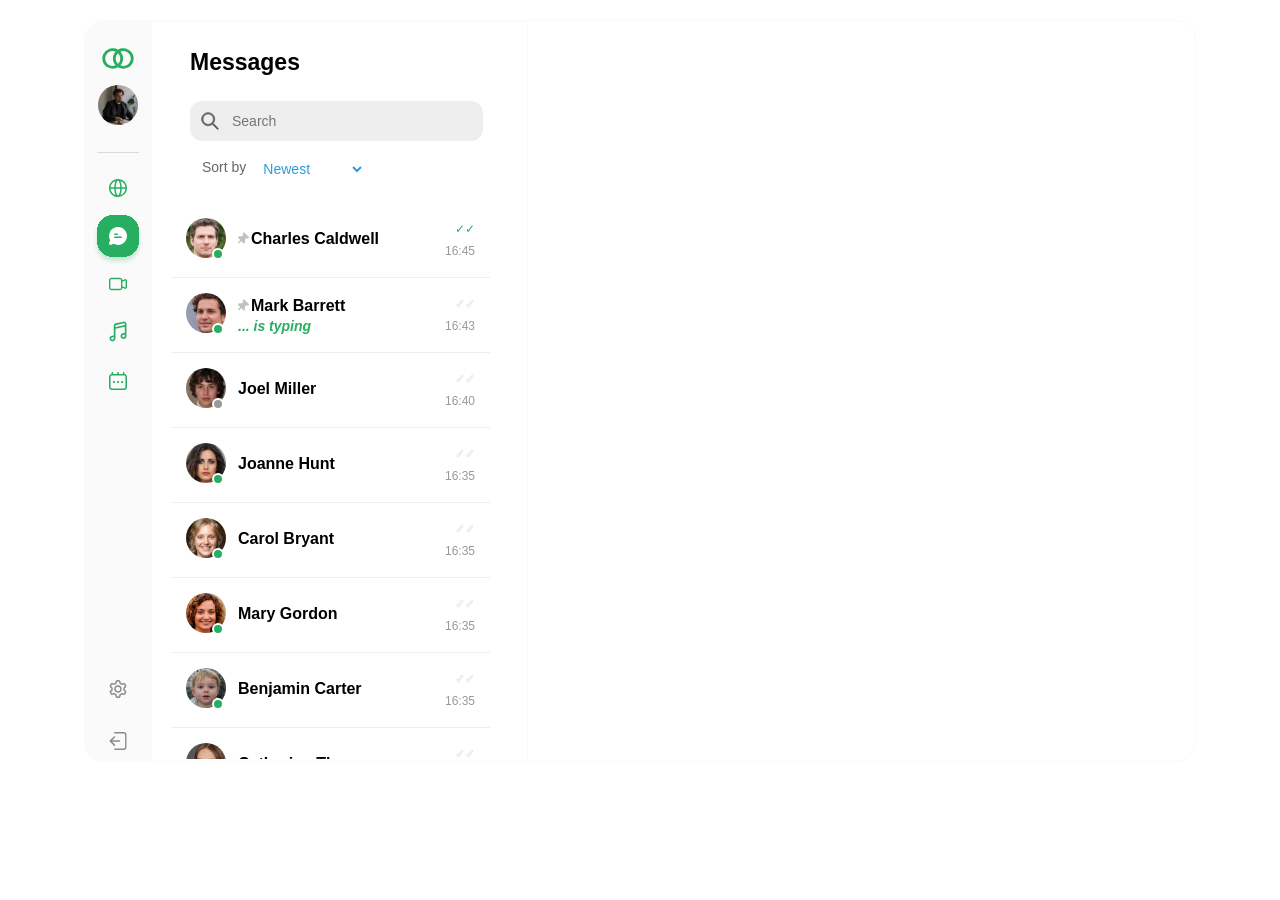
<file: chat.html>
<!DOCTYPE html>
<html lang="ru">
<head>
    <meta charset="UTF-8">
    <meta name="viewport" content="width=device-width, initial-scale=1.0">
    <title>Чат</title>
    <link rel="stylesheet" href="chat.css">
    <link rel="stylesheet" href="https://cdnjs.cloudflare.com/ajax/libs/font-awesome/5.15.4/css/all.min.css">
</head>
<body>
    <div class="container">
        <div class="sidebar">
            <div class="top_sidebar">
                <img class="connect_img" src="./img/Vector.svg" alt="Vector">
                <img src="./img/avatar.png" alt="avatar" style="width: 40px; height: 40px; border-radius: 50%;">
            </div>
            <div class="mid_sidebar">
                <img class="sidebar_icons" src="./img/planet.svg" alt="planet">
                <img class="massage_icon" src="./img/messages.svg" alt="messages">
                <img class="sidebar_icons" src="./img/camera.svg" alt="camera">
                <img class="sidebar_icons" src="./img/music.svg" alt="music">
                <img class="sidebar_icons" src="./img/calendar.svg" alt="calendar">
            </div>    
            <div class="bottom_sidebar">
                <img class="sidebar_icons" src="./img/settings.svg" alt="settings">
                <img class="sidebar_icons" src="./img/exit.svg" alt="exit">
            </div>
        </div> 
        <div class="chat">
            <div class="title">Messages</div>
            <div class="search-sort-container">
                <div class="search">
                    <img class="search_img" src="./img/search.svg">
                    <input type="text" id="searchInput" placeholder="Search">
                </div>
                <div class="sort-options">
                    <div class="sortby">Sort by</div>
                    <select id="sortSelect">
                        <option value="newest">Newest</option>
                        <option value="oldest">Oldest</option>
                        <option value="frequent">Most frequent</option>
                    </select>
                </div>
            </div>
            <div class="chat-messages" id="chatMessages">
                <!-- Сообщения будут добавляться здесь динамически -->
            </div>
        </div>
        <div class="dialog-box">
            <div class="dialog-box-header">
                <div class="dialog-box-header-info">
                    <img class="avatar" src="./img/avatar5.jpg" alt="avatar">
                    <div class="dialog-box-header-info-text">
                        <div class="dialog-box-header-info-text-name">John Doe</div>
                        <div class="dialog-box-header-info-text-status">Online</div>
                    </div>
                    <div class="dialog-box-header-actions">
                        <img src="./img/camera.svg" alt="camera">
                        <svg width="42" height="42" viewBox="0 0 42 42" fill="none" xmlns="http://www.w3.org/2000/svg">
                            <path d="M21 30C16.0293 30 12 25.9707 12 21C12 16.0293 16.0293 12 21 12C25.9707 12 30 16.0293 30 21C30 25.9707 25.9707 30 21 30ZM21 28.2C22.9096 28.2 24.7409 27.4414 26.0912 26.0912C27.4414 24.7409 28.2 22.9096 28.2 21C28.2 19.0904 27.4414 17.2591 26.0912 15.9088C24.7409 14.5586 22.9096 13.8 21 13.8C19.0904 13.8 17.2591 14.5586 15.9088 15.9088C14.5586 17.2591 13.8 19.0904 13.8 21C13.8 22.9096 14.5586 24.7409 15.9088 26.0912C17.2591 27.4414 19.0904 28.2 21 28.2ZM20.1 16.5H21.9V18.3H20.1V16.5ZM20.1 20.1H21.9V25.5H20.1V20.1Z" fill="black" fill-opacity="0.45"/>
                        </svg>
                    </div>
                </div>
            </div>
            <div class="dialog-box-messages" id="dialogMessages">
                <!-- Сообщения будут добавляться здесь динамически -->
            </div>
            <div class="dialog-box-input">
                <div class="input-container">
                    <input type="text" id="messageInput" placeholder="Type a message...">
                    <button id="sendMessage">
                        <i class="fas fa-paper-plane"></i>
                    </button>
                </div>
            </div>
        </div>
    </div>
    <script src="chat.js"></script>
    <script src="dialogs.js"></script>
</body>
</html>
</file>
<file: chat.css>
body{
    margin: 0;
    font-family: -apple-system, BlinkMacSystemFont, "Segoe UI", Roboto, sans-serif;
}

.container{
    width:1110px ;
    height:740px;
    border-radius: 20px;
    background-color:#FFFFFF;
    margin: 0 auto;
    margin-top: 20px;
    overflow: hidden;
    display: flex;
    border: 1px solid #fafafa;
}

.sidebar{
    background-color: #fafafa;
    height: 100%;
    width: 42px;
    padding: 27px 12px;
    text-align: center;

}
.connect_img{
    width: 32px;
    margin-bottom: 12px;
}
.top_sidebar{ 
    padding-bottom: 23px;
    border-bottom: 1px solid #d9d9d9;
}
.sidebar_icons{
    width: 18px;
    margin-bottom: 6px;
    padding: 12px;
    cursor: pointer;
    transition: opacity 0.2s;
}
.sidebar_icons:hover {
    opacity: 0.7;
}
.mid_sidebar{
    display: flex;
    margin-top: 14px;
    flex-direction: column;
    align-items: center;
}
.massage_icon {
     
}
.bottom_sidebar{
    text-align: center;
    margin-top: 260px;
}

.chat{
    width: 337px;
    height: 696px;
    background-color: #ffffff;
    border: 1px solid #fafafa;
    padding: 27px 19px;
}

.title{
    background-color:#ffffff;
    font-weight: 700;
    font-size:23px;
    padding-left: 19px;
}
.search {
    background-color: #EEEEEE;
    padding: 10px;
    margin: 10px 0;
    border-radius: 12px;
    height: 24px;
    width: 273px;
}

.search_img{
   color: #EEEEEE;

}

.sortby{
    font-size: 14px;
    color: #666;
    margin-bottom: 5px;
    padding-left: 12px;
    padding-right: 12px;
}

/* Основные стили */
.chat-container {
    max-width: 800px;
    margin: 0 auto;
    padding: 20px;
    background: #fff;
    box-shadow: 0 0 10px rgba(0,0,0,0.1);
}

.chat-header {
    padding: 15px;
    border-bottom: 1px solid #eee;
}

.chat-header h1 {
    margin: 0;
    font-size: 24px;
    color: #333;
}

/* Стили для поиска и сортировки */
.search-sort-container {
    display: flex;
    align-items: flex-start;
    margin: 15px 0;
    gap: 4px;
    flex-direction: column;
    padding-left: 19px;
}

.search {
    flex: 1;
    background-color: #EEEEEE;
    padding: 10px;
    border-radius: 12px;
    display: flex;
    align-items: center;
}

.search input {
    background: none;
    border: none;
    outline: none;
    width: 100%;
    margin-left: 10px;
    font-size: 14px;
}

.search_img {
    width: 20px;
    height: 20px;
}

.sort-options select {
    color:#2D9CDB;
    font-size: 14px;
    padding: 4px 0px;
    border: 1px solid #ffffff;
    border-radius: 12px;
    font-size: 14px;
    outline: none;
    background-color: #fff;
    cursor: pointer;
}

.sort-options{
    display: flex;
    align-items: center;
}

/* Стили для списка сообщений */
.chat-messages {
    margin-top: 20px;
    overflow-y: auto;
    height: calc(100% - 140px);
}

.message-item {
    display: flex;
    align-items: center;
    padding: 10px 15px;
    border-bottom: 1px solid #eee;
    transition: all 0.2s;
    cursor: pointer;
    width: 289px;
    height: 54px;
}

.message-item:hover {
    background-color: rgba(0, 0, 0, 0.05);
}

.message-item.active {
    background-color: rgba(39, 174, 96, 0.1);
}

.message-item.unread .message-text {
    font-weight: 600;
}

.avatar-container {
    position: relative;
    margin-right: 12px;
    cursor: pointer;
    transition: opacity 0.2s;
}

.avatar-container:hover {
    opacity: 0.8;
}

.message-avatar {
    width: 40px;
    height: 40px;
    border-radius: 50%;
}

.online-status {
    position: absolute;
    bottom: 2px;
    right: 2px;
    width: 8px;
    height: 8px;
    border-radius: 50%;
    border: 2px solid #fff;
}

.online-status.online {
    background-color: #27AE60;
}

.online-status.offline {
    background-color: #999;
}

.message-content {
    flex: 1;
    min-width: 0; /* Важно для работы text-overflow */
}

.message-sender {
    font-weight: bold;
    margin-bottom: 3px;
    display: flex;
    align-items: center;
    gap: 4px;
}

.pinned-icon {
    font-size: 12px;
    color: #999;
    opacity: 0.6;
    display: inline-flex;
    align-items: center;
}

.pinned-icon i {
    transform: rotate(45deg); /* Поворачиваем иконку для правильного отображения */
}

.message-text {
    color: #666;
    font-size: 14px;
    white-space: nowrap;
    overflow: hidden;
    text-overflow: ellipsis;
    max-width: 180px;
}

.typing-text {
    color: #27AE60;
    font-style: italic;
}

.message-info {
    display: flex;
    flex-direction: column;
    align-items: flex-end;
    gap: 4px;
    margin-left: 8px;
}

.unread-badge {
    background-color: #27AE60;
    color: white;
    border-radius: 50%;
    width: 20px;
    height: 20px;
    display: flex;
    align-items: center;
    justify-content: center;
    font-size: 12px;
    font-weight: bold;
}

.message-time {
    color: #999;
    font-size: 12px;
}

.message-status {
    font-size: 12px;
    color: #999;
}

.message-status.read {
    color: #27AE60;
}

.message-status.delivered {
    color: #666;
}

.message-status.received {
    color: #fff;
    text-shadow: 0 0 1px #999;
}

/* Стили для диалогового окна */
.dialog-box {
    width: 721px;
    height: 100%;
    background-color: #fff;
    display: flex;
    flex-direction: column;
}

.dialog-box-header-info {
    display: flex;
    align-items: center;
    gap: 12px;
    width: 654px;
    padding: 9px 10px;
    border-bottom: 1px solid #fafafa;
    cursor: pointer;
    transition: background-color 0.2s;
}

.dialog-box-header-info:hover {
    background-color: rgba(0, 0, 0, 0.02);
}

.dialog-box-header-info-text {
    flex: 1;
}

.dialog-box-header-info-text-name {
    font-weight: 600;
    font-size: 16px;
}

.dialog-box-header-info-text-status {
    font-size: 12px;
    color: #27AE60;
}

.dialog-box-header-actions {
    display: flex;
    gap: 16px;
    align-items: center;
}

.dialog-box-messages {
    flex: 1;
    overflow-y: auto;
    padding: 20px;
    background-color: #fafafa;
}

.dialog-message {
    margin-bottom: 16px;
    display: flex;
    flex-direction: column;
}

.dialog-message.sent {
    align-items: flex-end;
}

.dialog-message.received {
    align-items: flex-start;
}

.message-bubble {
    max-width: 60%;
    padding: 12px 16px;
    border-radius: 12px;
    font-size: 14px;
    line-height: 1.4;
}

.dialog-message.sent .message-bubble {
    background-color: #27AE60;
    color: white;
    border-bottom-right-radius: 4px;
}

.dialog-message.received .message-bubble {
    background-color: white;
    color: #333;
    border-bottom-left-radius: 4px;
}

.message-time {
    font-size: 12px;
    color: #999;
    margin-top: 4px;
}

.dialog-box-input {
    padding: 16px;
    border-top: 1px solid #fafafa;
}

.input-container {
    display: flex;
    gap: 12px;
    align-items: center;
}

#messageInput {
    flex: 1;
    padding: 12px 16px;
    border: 1px solid #eee;
    border-radius: 24px;
    font-size: 14px;
    outline: none;
    transition: border-color 0.2s;
}

#messageInput:focus {
    border-color: #27AE60;
}

#sendMessage {
    background-color: #27AE60;
    color: white;
    border: none;
    width: 40px;
    height: 40px;
    border-radius: 50%;
    cursor: pointer;
    display: flex;
    align-items: center;
    justify-content: center;
    transition: background-color 0.2s;
}

#sendMessage:hover {
    background-color: #27AE60;
}

.avatar{
    width: 40px;
    height: 40px;
    border-radius: 50%;
}

.dialog-box-header-actions img,
.dialog-box-header-actions svg {
    cursor: pointer;
    transition: opacity 0.2s;
}

.dialog-box-header-actions img:hover,
.dialog-box-header-actions svg:hover {
    opacity: 0.7;
}
</file>
